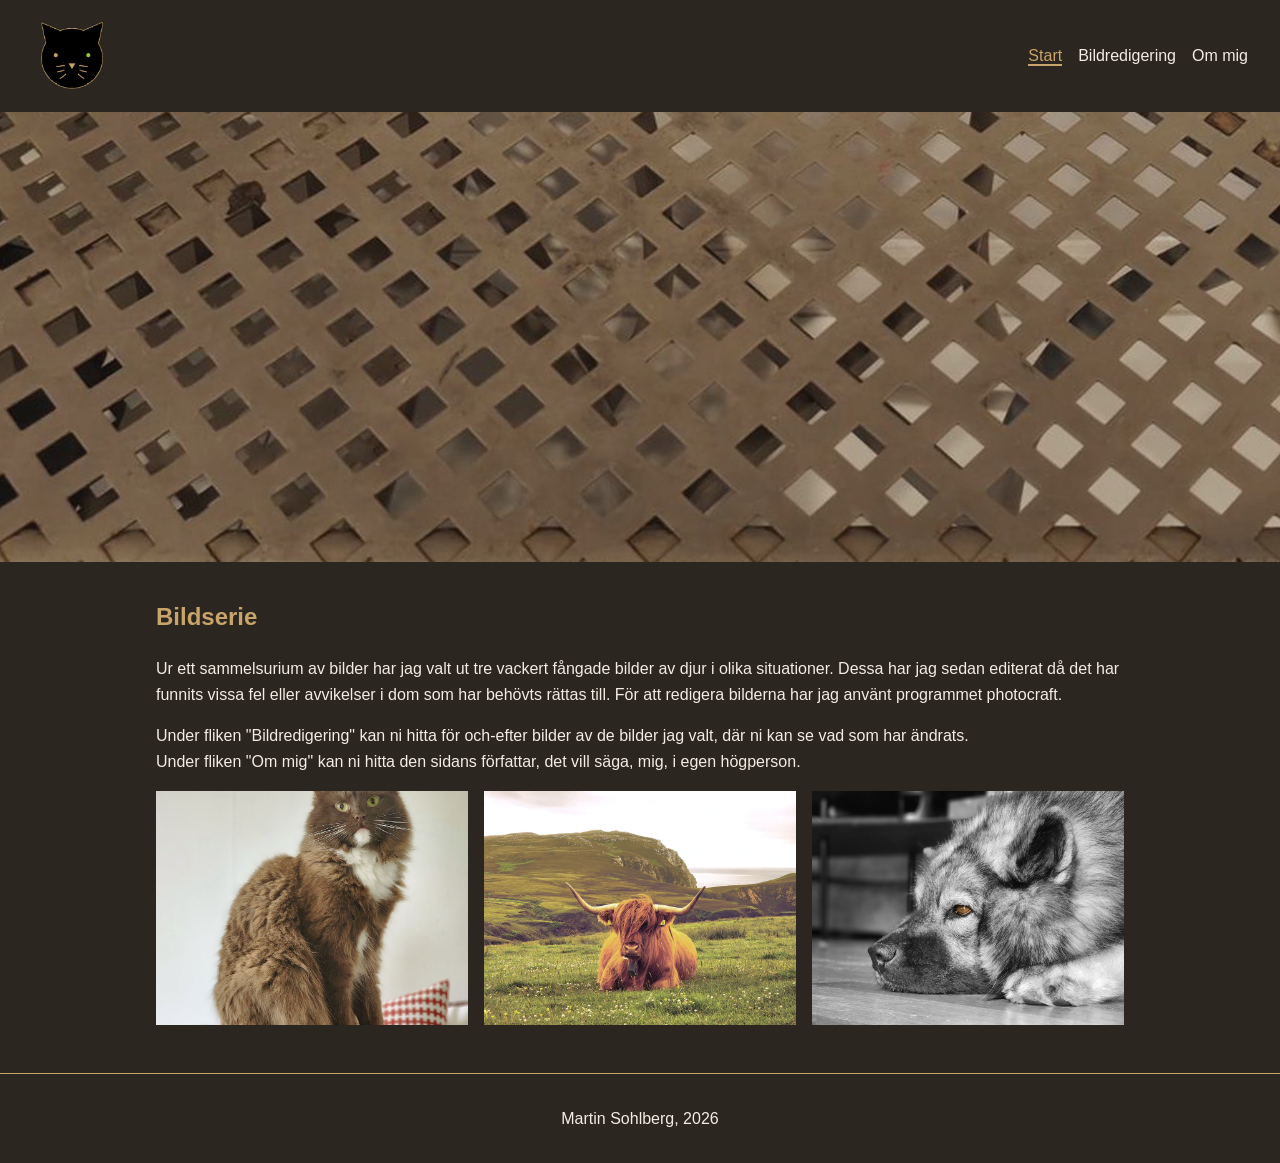
<file: index.html>
<!DOCTYPE html>
<html lang="sv">

<head>
    <meta charset="UTF-8">
    <meta name="viewport" content="width=device-width, initial-scale=1.0">
    <title>Bildserie | Startsida</title>
    <link rel="icon" href="images/favicon.ico" sizes="16x16">
    <link rel="icon" type="image/png" href="images/favicon.png" sizes="32x32">
    <link rel="stylesheet" href="css/style.css">
</head>

<body>
    <header>
        <a href="index.html"><img src="images/logo.png" alt="Logotyp av en svart katt med guldbruna ögon, morrhår och nos." class="logo"></a>
        <nav>
            <ul>
                <li><a href="index.html" class="aktiv">Start</a></li>
                <li><a href="redigering.html">Bildredigering</a></li>
                <li><a href="om.html">Om mig</a></li>
            </ul>
        </nav>
    </header>

    <div class="hero">
        <img src="images/header.png" alt="Bild på ett flätat metallnät som ska symbolisera ett staket till en hage, men som matachar dom mer mörka, naturliga tonerna som sidan går i.">
    </div>

    <main>
        <section class="intro">
            <h1>Bildserie</h1>
            <p>Ur ett sammelsurium av bilder har jag valt ut tre vackert fångade bilder av djur i olika situationer.
            Dessa har jag sedan editerat då det har funnits vissa fel eller avvikelser i dom som har behövts rättas
            till. För att redigera bilderna har jag använt programmet photocraft.
            </p>
            <p>Under fliken "Bildredigering" kan ni hitta för och-efter bilder av de bilder jag valt, där ni kan se
            vad som har ändrats.<br>
            Under fliken "Om mig" kan ni hitta den sidans författar, det vill säga, mig, i egen högperson.
            </p>
        </section>

        <section class="galleri">
            <img src="images/bildserie001.jpeg" alt="Brunfärgad katt med två guldgröna ögon inomhus">
            <img src="images/bildserie002.jpeg" alt="Höglandsko som ligger på en grön äng, i ett kargt dramatiskt bergslandkskap">
            <img src="images/bildserie003.jpeg" alt="Svartvit bild av en långhårig hund med ett bärnstensfärgat öga">
        </section>
    </main>

    <footer>
        <p>Martin Sohlberg, 2026</p>
    </footer>
</body>

</html>
</file>
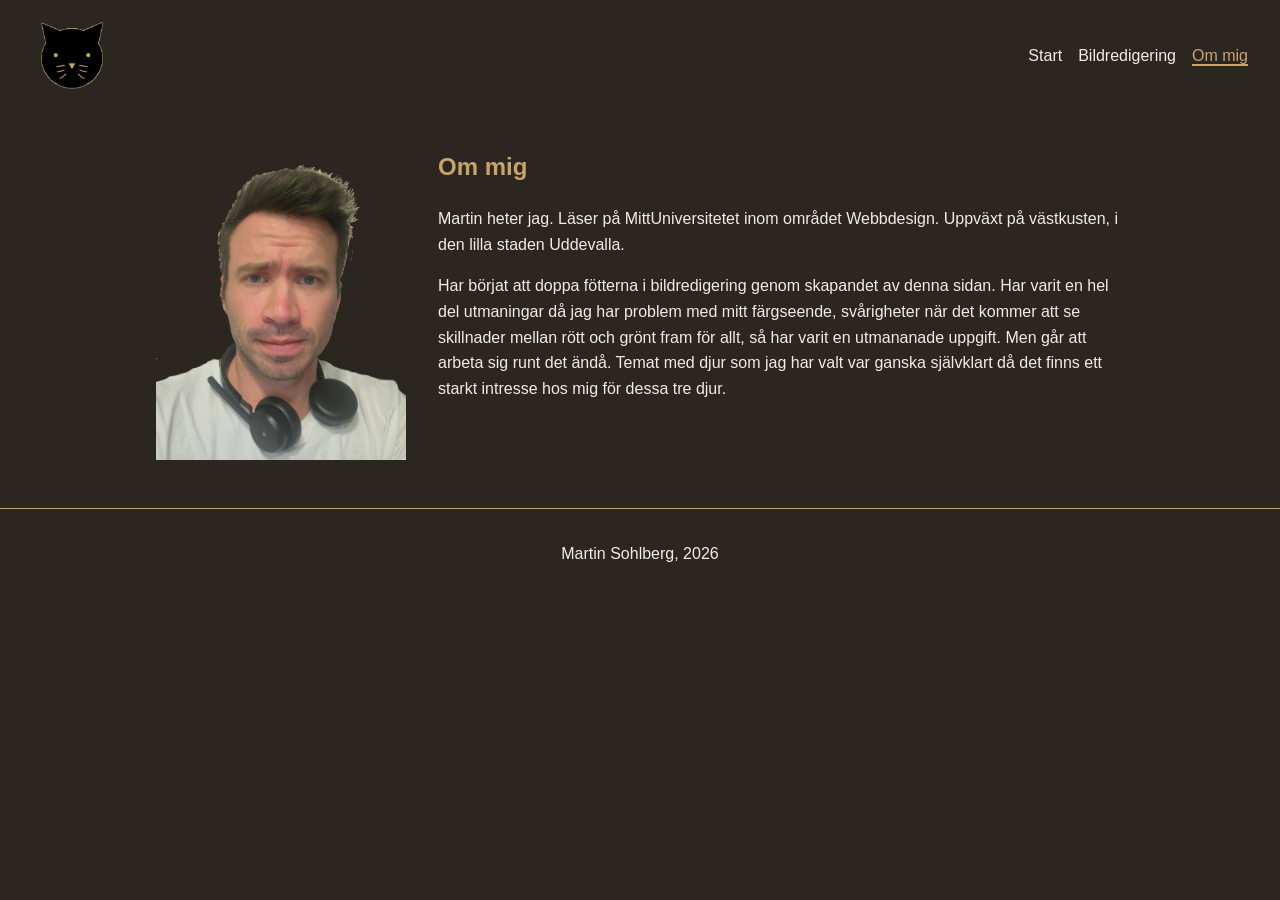
<file: om.html>
<!DOCTYPE html>
<html lang="sv">
<head>
    <meta charset="UTF-8">
    <meta name="viewport" content="width=device-width, initial-scale=1.0">
    <title>Bildserie | Om mig</title>
    <link rel="icon" href="images/favicon.ico" sizes="16x16">
    <link rel="icon" type="image/png" href="images/favicon.png" sizes="32x32">
    <link rel="stylesheet" href="css/style.css">
</head>
<body>
    <header>
        <a href="index.html"><img src="images/logo.png" alt="Logotyp" class="logo"></a>
        <nav>
            <ul>
                <li><a href="index.html">Start</a></li>
                <li><a href="redigering.html">Bildredigering</a></li>
                <li><a href="om.html" class="aktiv">Om mig</a></li>
            </ul>
        </nav>
    </header>

    <main>
        <section class="om">
            <img src="images/portrait.png" alt="Porträtt av Martin" class="portratt">
            <div>
                <h1>Om mig</h1>
                <p>Martin heter jag. Läser på MittUniversitetet inom området Webbdesign. Uppväxt på västkusten, i den lilla staden Uddevalla.</p>
                <p>Har börjat att doppa fötterna i bildredigering genom skapandet av denna sidan. Har varit en hel
                del utmaningar då jag har problem med mitt färgseende, svårigheter när det kommer att se skillnader mellan
                rött och grönt fram för allt, så har varit en utmananade uppgift. Men går att arbeta sig runt det ändå.
                Temat med djur som jag har valt var ganska självklart då det finns ett starkt intresse hos mig för dessa tre djur.  
                </p>
            </div>
        </section>
    </main>

    <footer>
        <p>Martin Sohlberg, 2026</p>
    </footer>
</body>
</html>
</file>
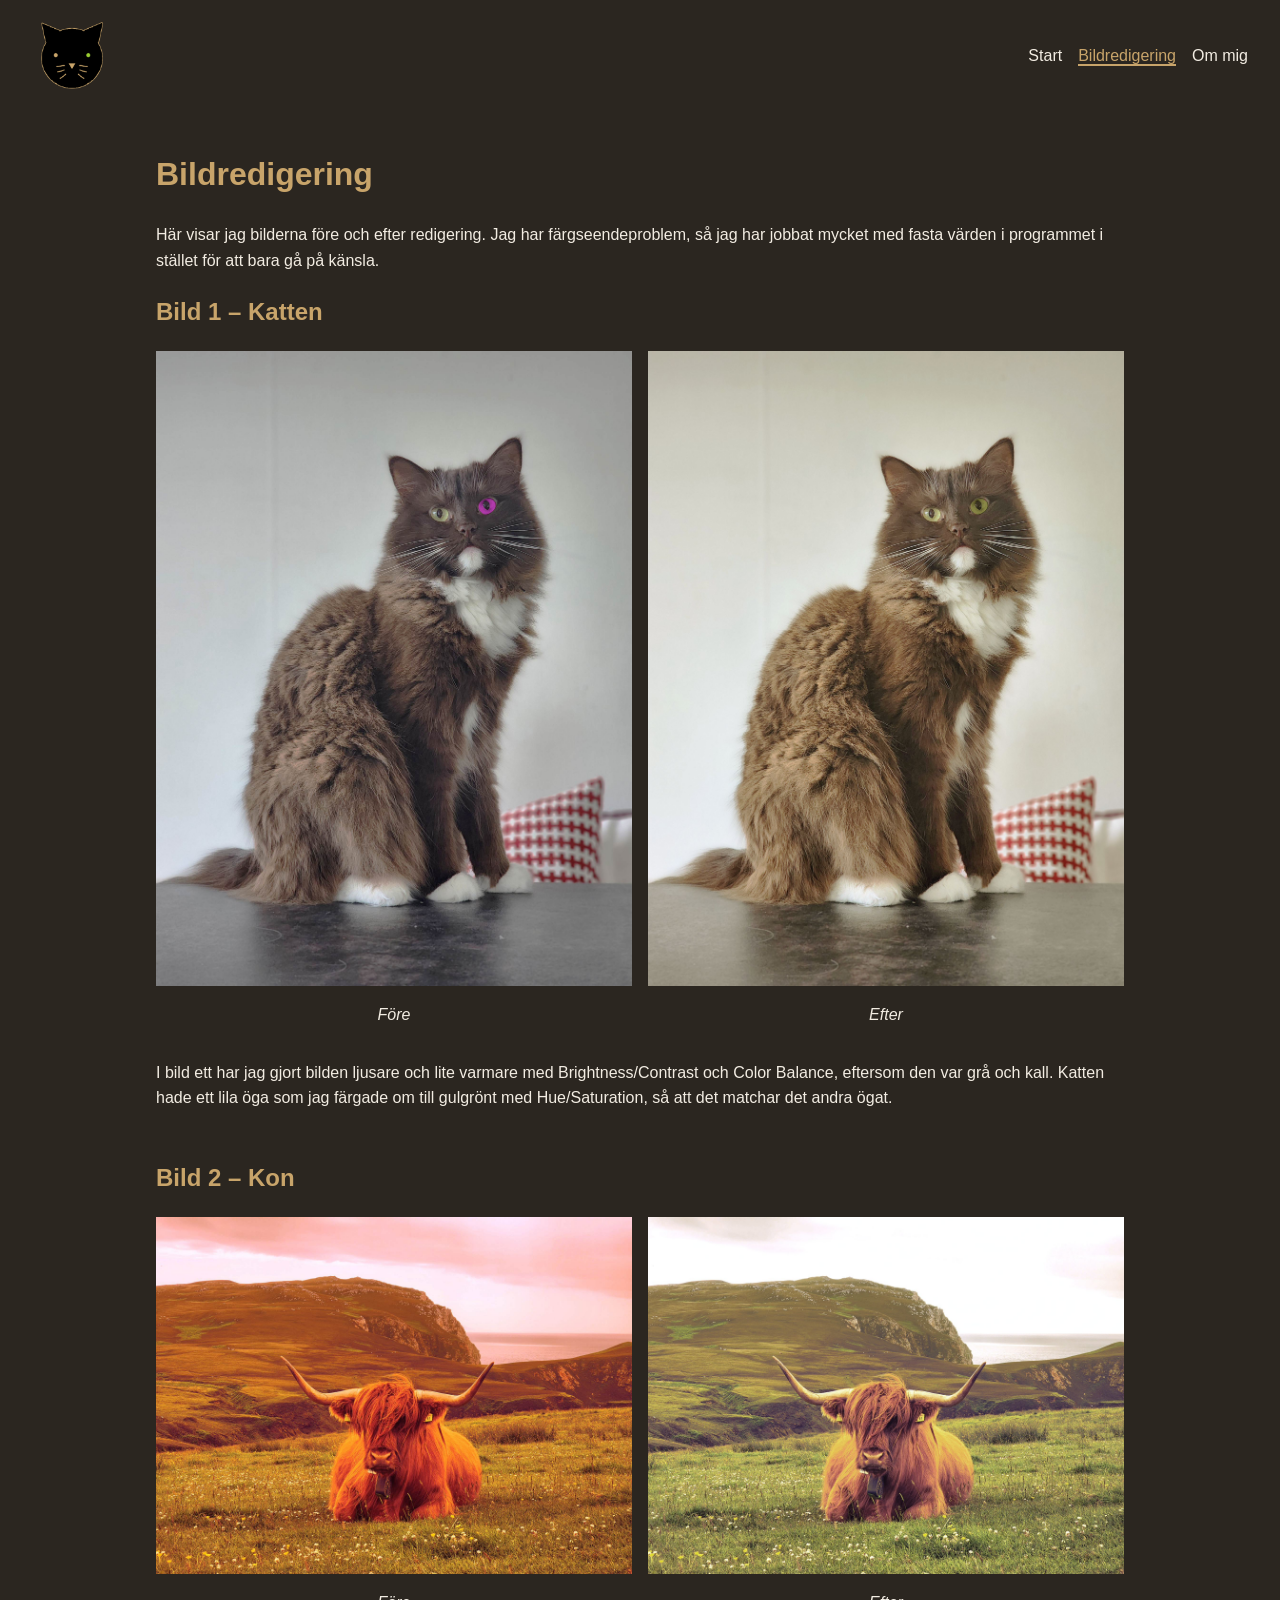
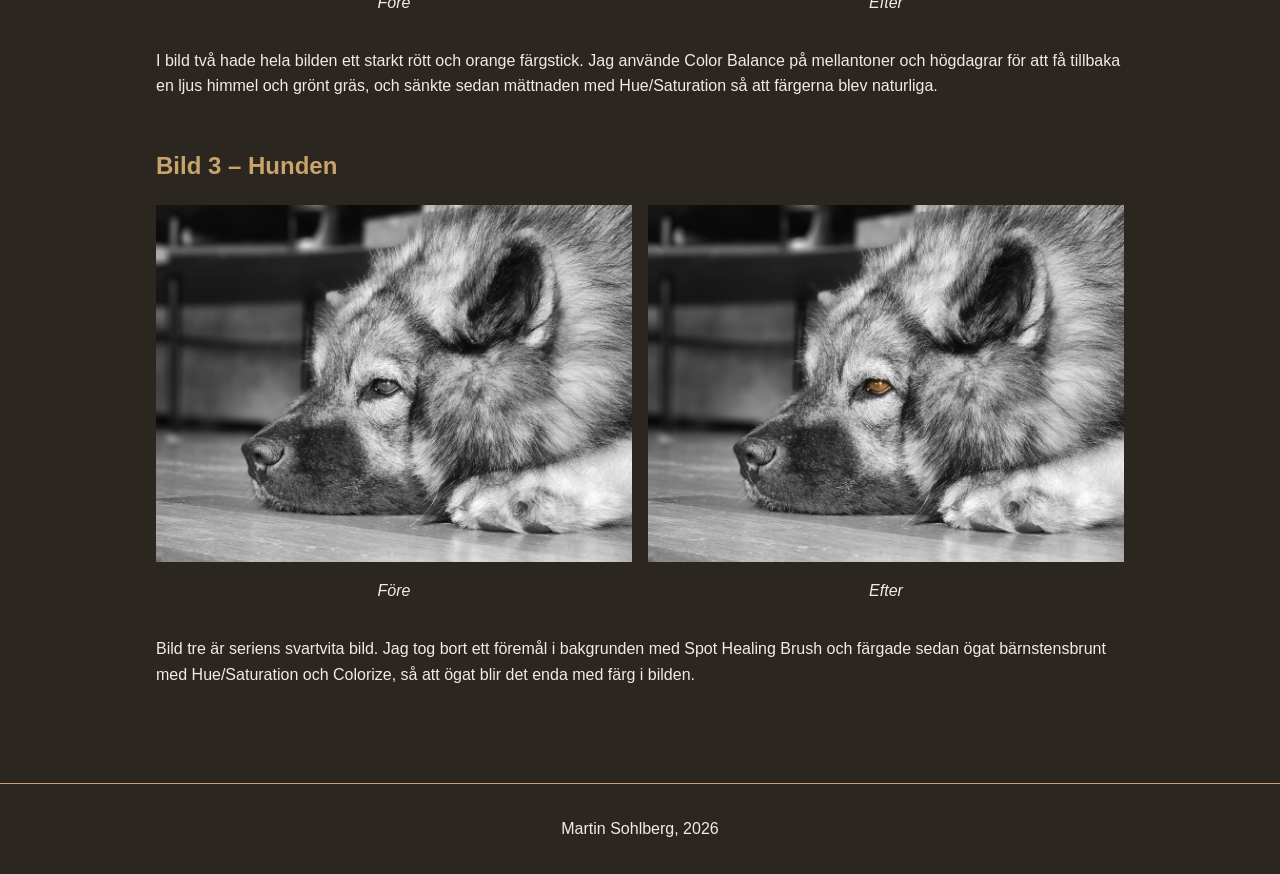
<file: redigering.html>
<!DOCTYPE html>
<html lang="sv">
<head>
    <meta charset="UTF-8">
    <meta name="viewport" content="width=device-width, initial-scale=1.0">
    <title>Bildserie | Bildredigering</title>
    <link rel="icon" href="images/favicon.ico" sizes="16x16">
    <link rel="icon" type="image/png" href="images/favicon.png" sizes="32x32">
    <link rel="stylesheet" href="css/style.css">
</head>
<body>
    <header>
        <a href="index.html"><img src="images/logo.png" alt="Logotyp" class="logo"></a>
        <nav>
            <ul>
                <li><a href="index.html">Start</a></li>
                <li><a href="redigering.html" class="aktiv">Bildredigering</a></li>
                <li><a href="om.html">Om mig</a></li>
            </ul>
        </nav>
    </header>

    <main>
        <h1>Bildredigering</h1>
        <p>Här visar jag bilderna före och efter redigering. Jag har färgseendeproblem, så jag har jobbat mycket med fasta värden i programmet i stället för att bara gå på känsla.</p>

        <section class="jamforelse">
            <h2>Bild 1 – Katten</h2>
            <div class="bildpar">
                <div>
                    <img src="images/original001.jpeg" alt="Gråbrun-tonad katt med ett guld-grönt öga, och ett lila öga inomhus">
                    <p class="bildtext">Före</p>
                </div>
                <div>
                    <img src="images/bildserie001.jpeg" alt="Katten efter redigering. Brunfärgad katt med två guldgröna ögon inomhus">
                    <p class="bildtext">Efter</p>
                </div>
            </div>
            <p>I bild ett har jag gjort bilden ljusare och lite varmare med Brightness/Contrast och Color Balance, eftersom den var grå och kall. Katten hade ett lila öga som jag färgade om till gulgrönt med Hue/Saturation, så att det matchar det andra ögat.</p>
        </section>

        <section class="jamforelse">
            <h2>Bild 2 – Kon</h2>
            <div class="bildpar">
                <div>
                    <img src="images/original002.jpeg" alt="Höglandsko som ligger på en äng, med starkt rött och orange färgstick över hela bilden">
                    <p class="bildtext">Före</p>
                </div>
                <div>
                    <img src="images/bildserie002.jpeg" alt="Kon efter redigering. Höglandsko som ligger på en äng, med naturliga färger, grönt gräs och ljus himmel">
                    <p class="bildtext">Efter</p>
                </div>
            </div>
            <p>I bild två hade hela bilden ett starkt rött och orange färgstick. Jag använde Color Balance på mellantoner och högdagrar för att få tillbaka en ljus himmel och grönt gräs, och sänkte sedan mättnaden med Hue/Saturation så att färgerna blev naturliga.</p>
        </section>

        <section class="jamforelse">
            <h2>Bild 3 – Hunden</h2>
            <div class="bildpar">
                <div>
                    <img src="images/original003.jpeg" alt="SVartvit bild av en långhårig hund, vilandes på ett vardagsrumsgolv">
                    <p class="bildtext">Före</p>
                </div>
                <div>
                    <img src="images/bildserie003.jpeg" alt="Hunden efter redigering. Svartvit bild av samma hund utan föremålet i bakgrunden, med ett bärnstensfärgat öga">
                    <p class="bildtext">Efter</p>
                </div>
            </div>
            <p>Bild tre är seriens svartvita bild. Jag tog bort ett föremål i bakgrunden med Spot Healing Brush och färgade sedan ögat bärnstensbrunt med Hue/Saturation och Colorize, så att ögat blir det enda med färg i bilden.</p>
        </section>
    </main>

    <footer>
        <p>Martin Sohlberg, 2026</p>
    </footer>
</body>
</html>
</file>
<file: css/style.css>
/* Färger - byt till din egen färgprofil */
:root {
    --bakgrund: #2b2620;
    --text: #f2ece2;
    --accent: #c8a46a;
}

* {
    box-sizing: border-box;
}

body {
    margin: 0;
    font-family: Arial, Helvetica, sans-serif;
    background-color: var(--bakgrund);
    color: var(--text);
    line-height: 1.6;
}

img {
    max-width: 100%;
    display: block;
}

/* Header och meny */
header {
    display: flex;
    flex-direction: column;
    align-items: center;
    padding: 1rem;
    gap: 0.5rem;
}

.logo {
    width: 80px;
}

nav ul {
    list-style: none;
    display: flex;
    gap: 1rem;
    padding: 0;
    margin: 0;
}

nav a {
    color: var(--text);
    text-decoration: none;
}

nav a:hover,
nav a.aktiv {
    color: var(--accent);
    border-bottom: 2px solid var(--accent);
}

/* Headerbild, hela bredden och lite genomskinlig */
.hero img {
    width: 100%;
    height: 300px;
    object-fit: cover;
    opacity: 0.7;
}

main {
    max-width: 1000px;
    margin: 0 auto;
    padding: 1rem;
}

h1,
h2 {
    color: var(--accent);
}

/* Galleri på startsidan med grid */
.galleri {
    display: grid;
    grid-template-columns: 1fr;
    gap: 1rem;
}

.galleri img {
    width: 100%;
    aspect-ratio: 4 / 3;
    object-fit: cover;
}

/* Före och efter-bilder */
.jamforelse {
    margin-bottom: 3rem;
}

.bildpar {
    display: flex;
    flex-direction: column;
    gap: 1rem;
}

.bildpar div {
    flex: 1;
}

.bildtext {
    text-align: center;
    font-style: italic;
}

/* Om mig */
.om {
    display: flex;
    flex-direction: column;
    align-items: center;
    gap: 2rem;
}

.portratt {
    width: 250px;
}

footer {
    text-align: center;
    padding: 1rem;
    border-top: 1px solid var(--accent);
    margin-top: 2rem;
}

/* Större skärmar */
@media (min-width: 768px) {
    header {
        flex-direction: row;
        justify-content: space-between;
        padding: 1rem 2rem;
    }

    .hero img {
        height: 450px;
    }

    .galleri {
        grid-template-columns: repeat(3, 1fr);
    }

    .bildpar {
        flex-direction: row;
    }

    .om {
        flex-direction: row;
        align-items: flex-start;
    }
}
</file>
